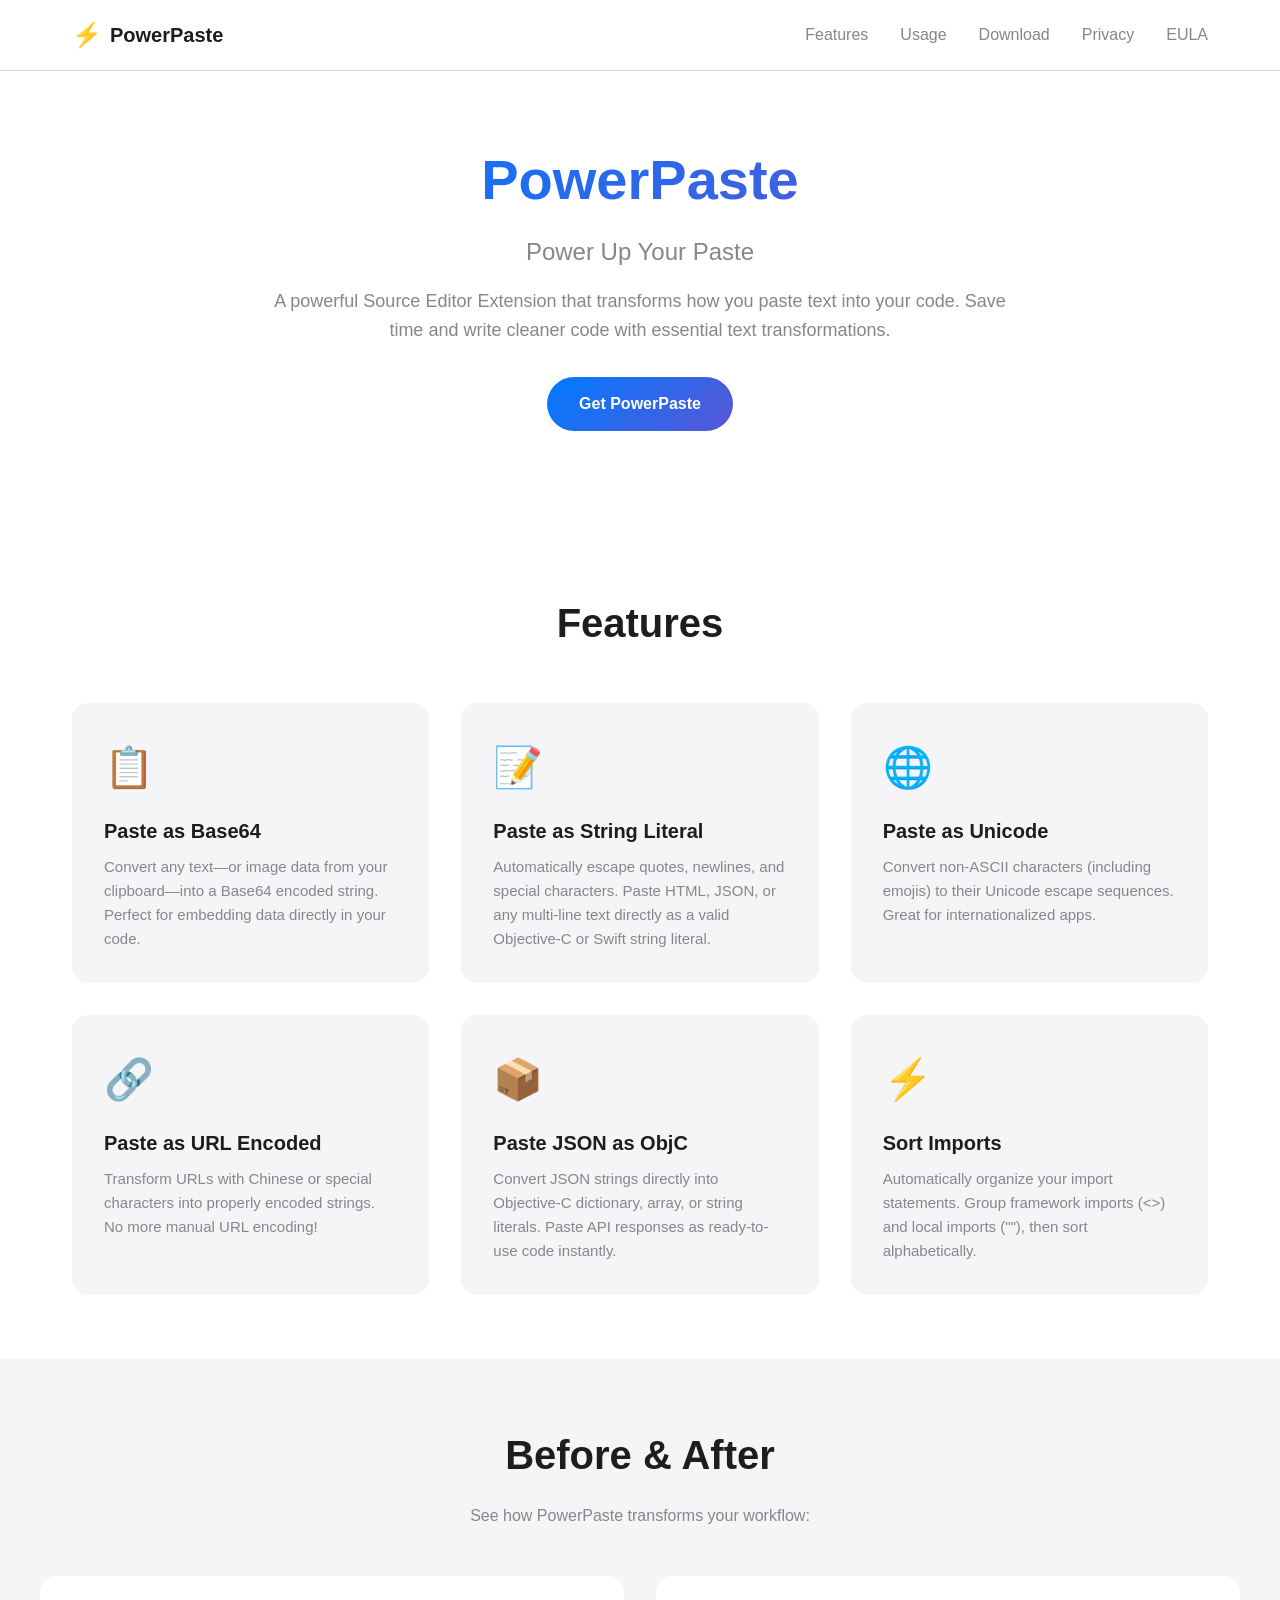
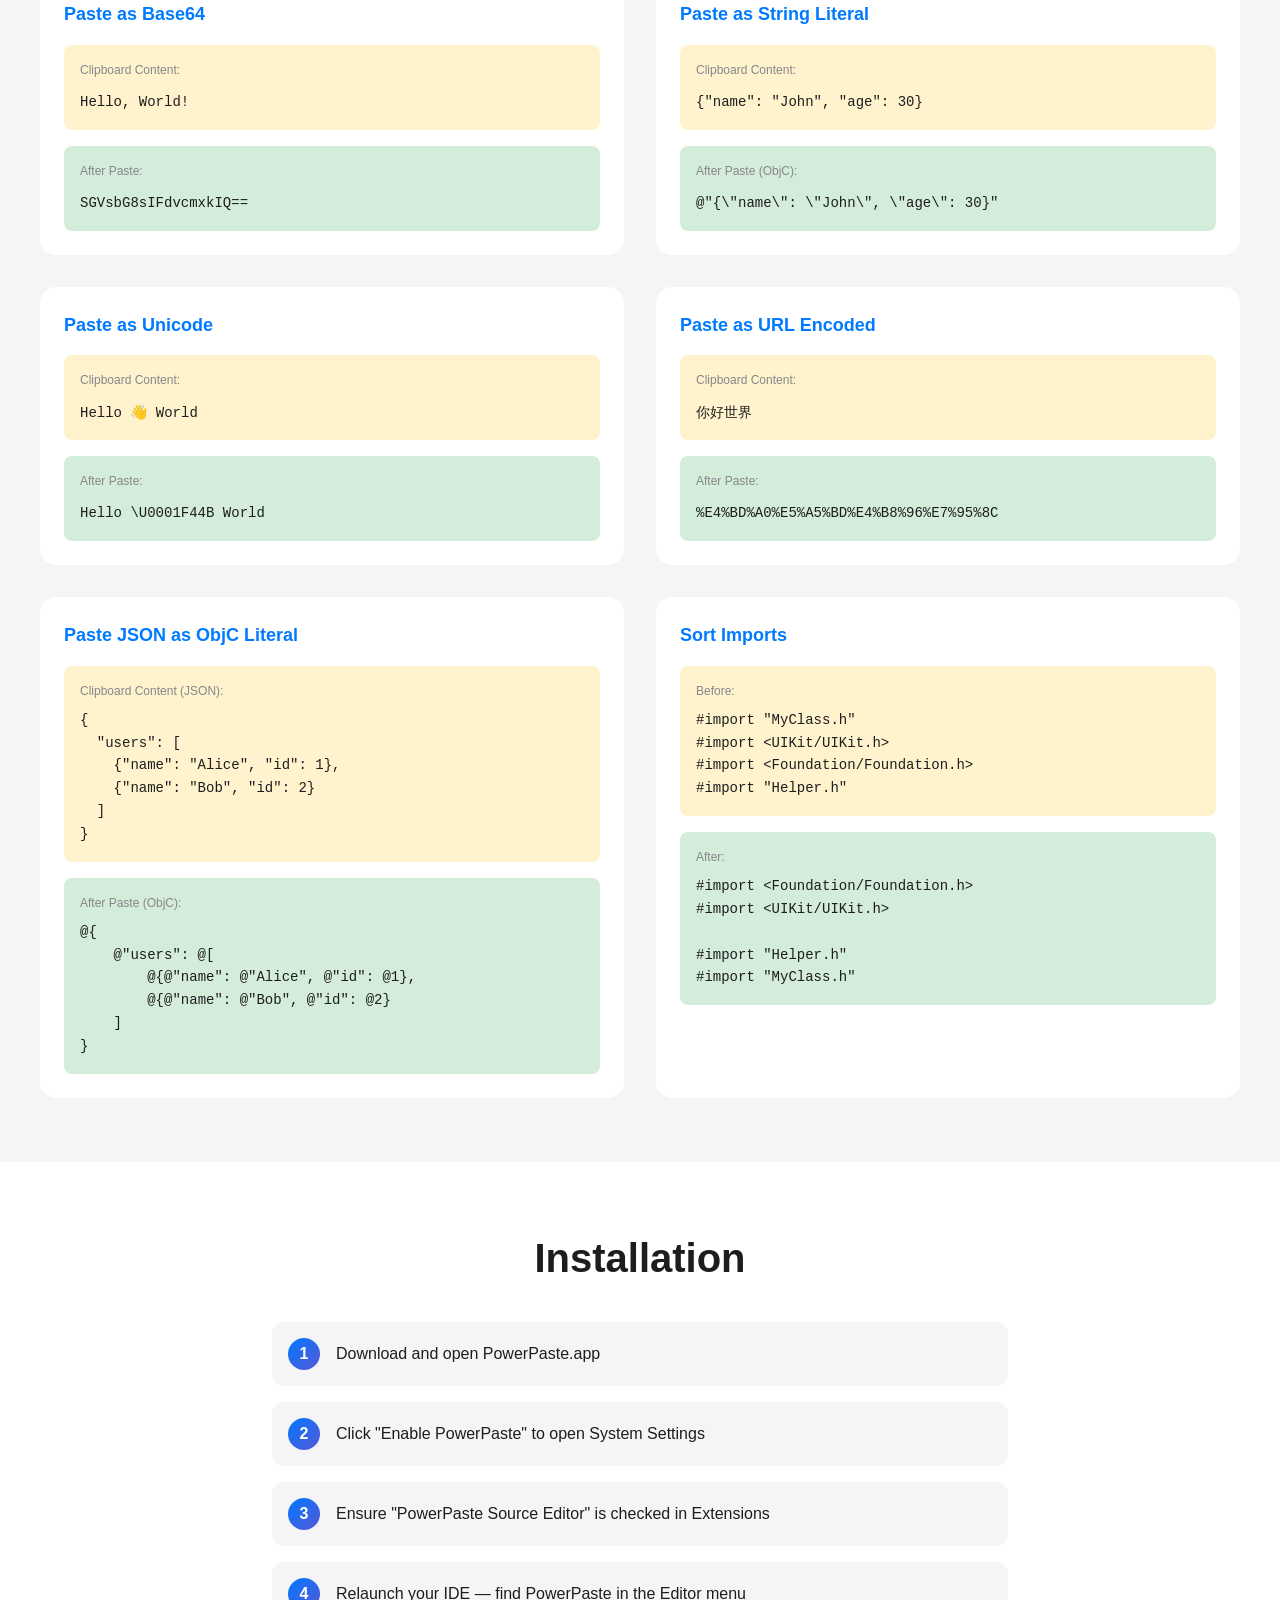
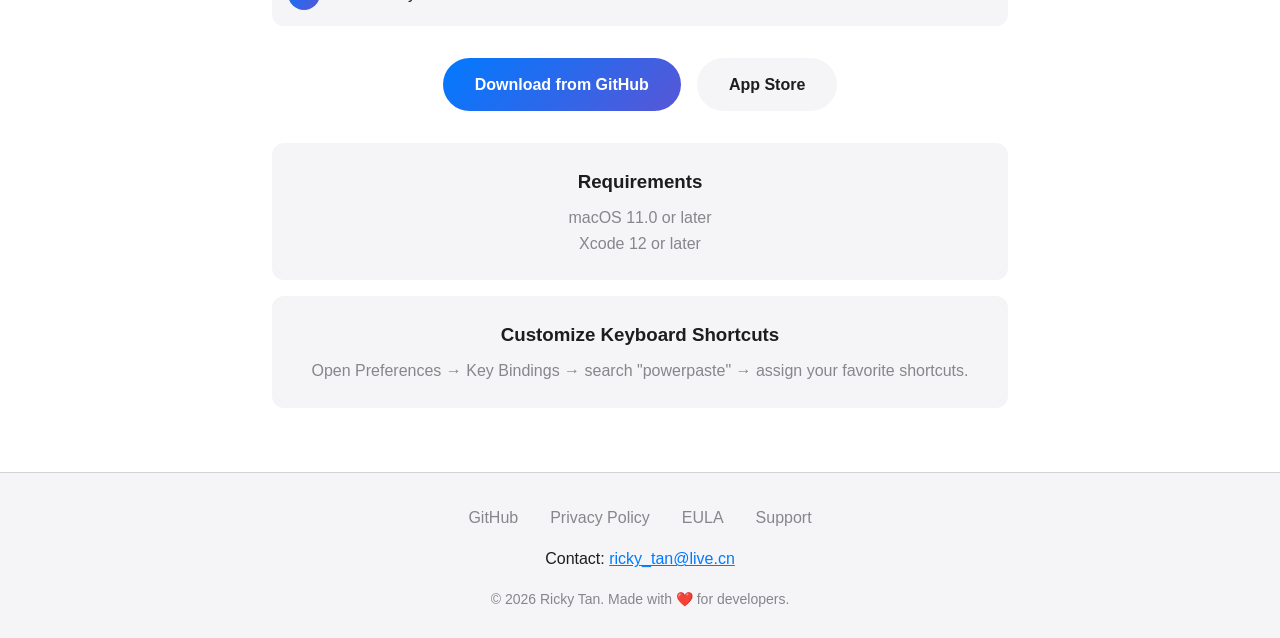
<file: index.html>
<!DOCTYPE html>
<html lang="en">
<head>
    <meta charset="UTF-8">
    <meta name="viewport" content="width=device-width, initial-scale=1.0">

    <!-- SEO Meta Tags -->
    <title>PowerPaste - Power Up Your Paste | Text Transformation Extension</title>
    <meta name="description" content="PowerPaste is a powerful Source Editor Extension that transforms how you paste text. Convert to Base64, Unicode, URL encoded, JSON to ObjC literals, and sort imports automatically.">
    <meta name="keywords" content="Source Editor extension, paste, Base64, Unicode, URL encode, JSON, Objective-C, Swift, macOS, developer tools, text transformation, import sorting">
    <meta name="author" content="Ricky Tan">
    <meta name="robots" content="index, follow">
    <link rel="canonical" href="https://pasteext.github.io/">

    <!-- Open Graph Meta Tags -->
    <meta property="og:title" content="PowerPaste - Power Up Your Paste">
    <meta property="og:description" content="A powerful Source Editor Extension for text transformations. Convert to Base64, Unicode, URL encoded, JSON to ObjC, and sort imports.">
    <meta property="og:type" content="website">
    <meta property="og:url" content="https://pasteext.github.io/">
    <meta property="og:site_name" content="PowerPaste">
    <meta property="og:locale" content="en_US">

    <!-- Twitter Card Meta Tags -->
    <meta name="twitter:card" content="summary_large_image">
    <meta name="twitter:title" content="PowerPaste - Power Up Your Paste">
    <meta name="twitter:description" content="A powerful Source Editor Extension for text transformations. Base64, Unicode, URL encoding, JSON to ObjC, import sorting.">
    <meta name="twitter:creator" content="@rickytan">

    <!-- Structured Data (JSON-LD) -->
    <script type="application/ld+json">
    {
        "@context": "https://schema.org",
        "@type": "SoftwareApplication",
        "name": "PowerPaste",
        "description": "A powerful Source Editor Extension that transforms how you paste text into your code. Features include Base64 encoding, Unicode conversion, URL encoding, JSON to Objective-C literals, and import statement sorting.",
        "applicationCategory": "DeveloperApplication",
        "operatingSystem": "macOS 11.0 or later",
        "offers": {
            "@type": "Offer",
            "price": "0.99",
            "priceCurrency": "USD"
        },
        "author": {
            "@type": "Person",
            "name": "Ricky Tan"
        },
        "url": "https://pasteext.github.io/",
        "downloadUrl": "https://apps.apple.com/us/app/powerpaste/id6762038796",
        "softwareVersion": "6.0"
    }
    </script>

    <link rel="stylesheet" href="style.css">
    <link rel="icon" href="favicon.ico" type="image/x-icon">
</head>
<body>
    <header>
        <nav>
            <div class="logo">
                <span class="logo-icon">⚡</span>
                <span class="logo-text">PowerPaste</span>
            </div>
            <ul class="nav-links">
                <li><a href="#features">Features</a></li>
                <li><a href="#usage">Usage</a></li>
                <li><a href="#download">Download</a></li>
                <li><a href="privacy.html">Privacy</a></li>
                <li><a href="https://www.apple.com/legal/internet-services/itunes/dev/stdeula/">EULA</a></li>
            </ul>
        </nav>
    </header>

    <main>
        <!-- Hero Section -->
        <section class="hero">
            <h1>PowerPaste</h1>
            <p class="tagline">Power Up Your Paste</p>
            <p class="description">A powerful Source Editor Extension that transforms how you paste text into your code. Save time and write cleaner code with essential text transformations.</p>
            <a href="#download" class="btn-primary">Get PowerPaste</a>
        </section>

        <!-- Features Section -->
        <section id="features" class="features">
            <h2>Features</h2>
            <div class="feature-grid">
                <div class="feature-card">
                    <div class="feature-icon">📋</div>
                    <h3>Paste as Base64</h3>
                    <p>Convert any text—or image data from your clipboard—into a Base64 encoded string. Perfect for embedding data directly in your code.</p>
                </div>
                <div class="feature-card">
                    <div class="feature-icon">📝</div>
                    <h3>Paste as String Literal</h3>
                    <p>Automatically escape quotes, newlines, and special characters. Paste HTML, JSON, or any multi-line text directly as a valid Objective-C or Swift string literal.</p>
                </div>
                <div class="feature-card">
                    <div class="feature-icon">🌐</div>
                    <h3>Paste as Unicode</h3>
                    <p>Convert non-ASCII characters (including emojis) to their Unicode escape sequences. Great for internationalized apps.</p>
                </div>
                <div class="feature-card">
                    <div class="feature-icon">🔗</div>
                    <h3>Paste as URL Encoded</h3>
                    <p>Transform URLs with Chinese or special characters into properly encoded strings. No more manual URL encoding!</p>
                </div>
                <div class="feature-card">
                    <div class="feature-icon">📦</div>
                    <h3>Paste JSON as ObjC</h3>
                    <p>Convert JSON strings directly into Objective-C dictionary, array, or string literals. Paste API responses as ready-to-use code instantly.</p>
                </div>
                <div class="feature-card">
                    <div class="feature-icon">⚡</div>
                    <h3>Sort Imports</h3>
                    <p>Automatically organize your import statements. Group framework imports (<>) and local imports (""), then sort alphabetically.</p>
                </div>
            </div>
        </section>

        <!-- Usage Examples Section -->
        <section id="usage" class="usage">
            <h2>Before & After</h2>
            <p class="usage-intro">See how PowerPaste transforms your workflow:</p>

            <div class="example-grid">
                <!-- Base64 Example -->
                <div class="example">
                    <h3>Paste as Base64</h3>
                    <div class="code-block">
                        <div class="before">
                            <h4>Clipboard Content:</h4>
                            <code>Hello, World!</code>
                        </div>
                        <div class="after">
                            <h4>After Paste:</h4>
                            <code>SGVsbG8sIFdvcmxkIQ==</code>
                        </div>
                    </div>
                </div>

                <!-- String Literal Example -->
                <div class="example">
                    <h3>Paste as String Literal</h3>
                    <div class="code-block">
                        <div class="before">
                            <h4>Clipboard Content:</h4>
                            <code>{"name": "John", "age": 30}</code>
                        </div>
                        <div class="after">
                            <h4>After Paste (ObjC):</h4>
                            <code>@"{\"name\": \"John\", \"age\": 30}"</code>
                        </div>
                    </div>
                </div>

                <!-- Unicode Example -->
                <div class="example">
                    <h3>Paste as Unicode</h3>
                    <div class="code-block">
                        <div class="before">
                            <h4>Clipboard Content:</h4>
                            <code>Hello 👋 World</code>
                        </div>
                        <div class="after">
                            <h4>After Paste:</h4>
                            <code>Hello \U0001F44B World</code>
                        </div>
                    </div>
                </div>

                <!-- URL Encoded Example -->
                <div class="example">
                    <h3>Paste as URL Encoded</h3>
                    <div class="code-block">
                        <div class="before">
                            <h4>Clipboard Content:</h4>
                            <code>你好世界</code>
                        </div>
                        <div class="after">
                            <h4>After Paste:</h4>
                            <code>%E4%BD%A0%E5%A5%BD%E4%B8%96%E7%95%8C</code>
                        </div>
                    </div>
                </div>

                <!-- JSON to ObjC Example -->
                <div class="example">
                    <h3>Paste JSON as ObjC Literal</h3>
                    <div class="code-block">
                        <div class="before">
                            <h4>Clipboard Content (JSON):</h4>
                            <pre><code>{
  "users": [
    {"name": "Alice", "id": 1},
    {"name": "Bob", "id": 2}
  ]
}</code></pre>
                        </div>
                        <div class="after">
                            <h4>After Paste (ObjC):</h4>
                            <pre><code>@{
    @"users": @[
        @{@"name": @"Alice", @"id": @1},
        @{@"name": @"Bob", @"id": @2}
    ]
}</code></pre>
                        </div>
                    </div>
                </div>

                <!-- Sort Imports Example -->
                <div class="example">
                    <h3>Sort Imports</h3>
                    <div class="code-block">
                        <div class="before">
                            <h4>Before:</h4>
                            <pre><code>#import "MyClass.h"
#import &lt;UIKit/UIKit.h&gt;
#import &lt;Foundation/Foundation.h&gt;
#import "Helper.h"</code></pre>
                        </div>
                        <div class="after">
                            <h4>After:</h4>
                            <pre><code>#import &lt;Foundation/Foundation.h&gt;
#import &lt;UIKit/UIKit.h&gt;

#import "Helper.h"
#import "MyClass.h"</code></pre>
                        </div>
                    </div>
                </div>
            </div>
        </section>

        <!-- Installation Section -->
        <section id="download" class="download">
            <h2>Installation</h2>
            <div class="install-steps">
                <div class="step">
                    <span class="step-number">1</span>
                    <p>Download and open PowerPaste.app</p>
                </div>
                <div class="step">
                    <span class="step-number">2</span>
                    <p>Click "Enable PowerPaste" to open System Settings</p>
                </div>
                <div class="step">
                    <span class="step-number">3</span>
                    <p>Ensure "PowerPaste Source Editor" is checked in Extensions</p>
                </div>
                <div class="step">
                    <span class="step-number">4</span>
                    <p>Relaunch your IDE — find PowerPaste in the Editor menu</p>
                </div>
            </div>
            <div class="download-buttons">
                <a href="https://github.com/rickytan/XPaste/releases" class="btn-primary">Download from GitHub</a>
                <a href="https://apps.apple.com/us/app/powerpaste/id6762038796" class="btn-secondary">App Store</a>
            </div>
            <div class="requirements">
                <h3>Requirements</h3>
                <ul>
                    <li>macOS 11.0 or later</li>
                    <li>Xcode 12 or later</li>
                </ul>
            </div>
            <div class="shortcuts">
                <h3>Customize Keyboard Shortcuts</h3>
                <p>Open Preferences → Key Bindings → search "powerpaste" → assign your favorite shortcuts.</p>
            </div>
        </section>
    </main>

    <footer>
        <div class="footer-content">
            <div class="footer-links">
                <a href="https://github.com/rickytan/XPaste">GitHub</a>
                <a href="privacy.html">Privacy Policy</a>
                <a href="https://www.apple.com/legal/internet-services/itunes/dev/stdeula/">EULA</a>
                <a href="https://github.com/rickytan/XPaste/issues">Support</a>
            </div>
            <div class="footer-contact">
                <p>Contact: <a href="mailto:ricky_tan@live.cn">ricky_tan@live.cn</a></p>
            </div>
            <div class="footer-copyright">
                <p>&copy; 2026 Ricky Tan. Made with ❤️ for developers.</p>
            </div>
        </div>
    </footer>
</body>
</html>
</file>
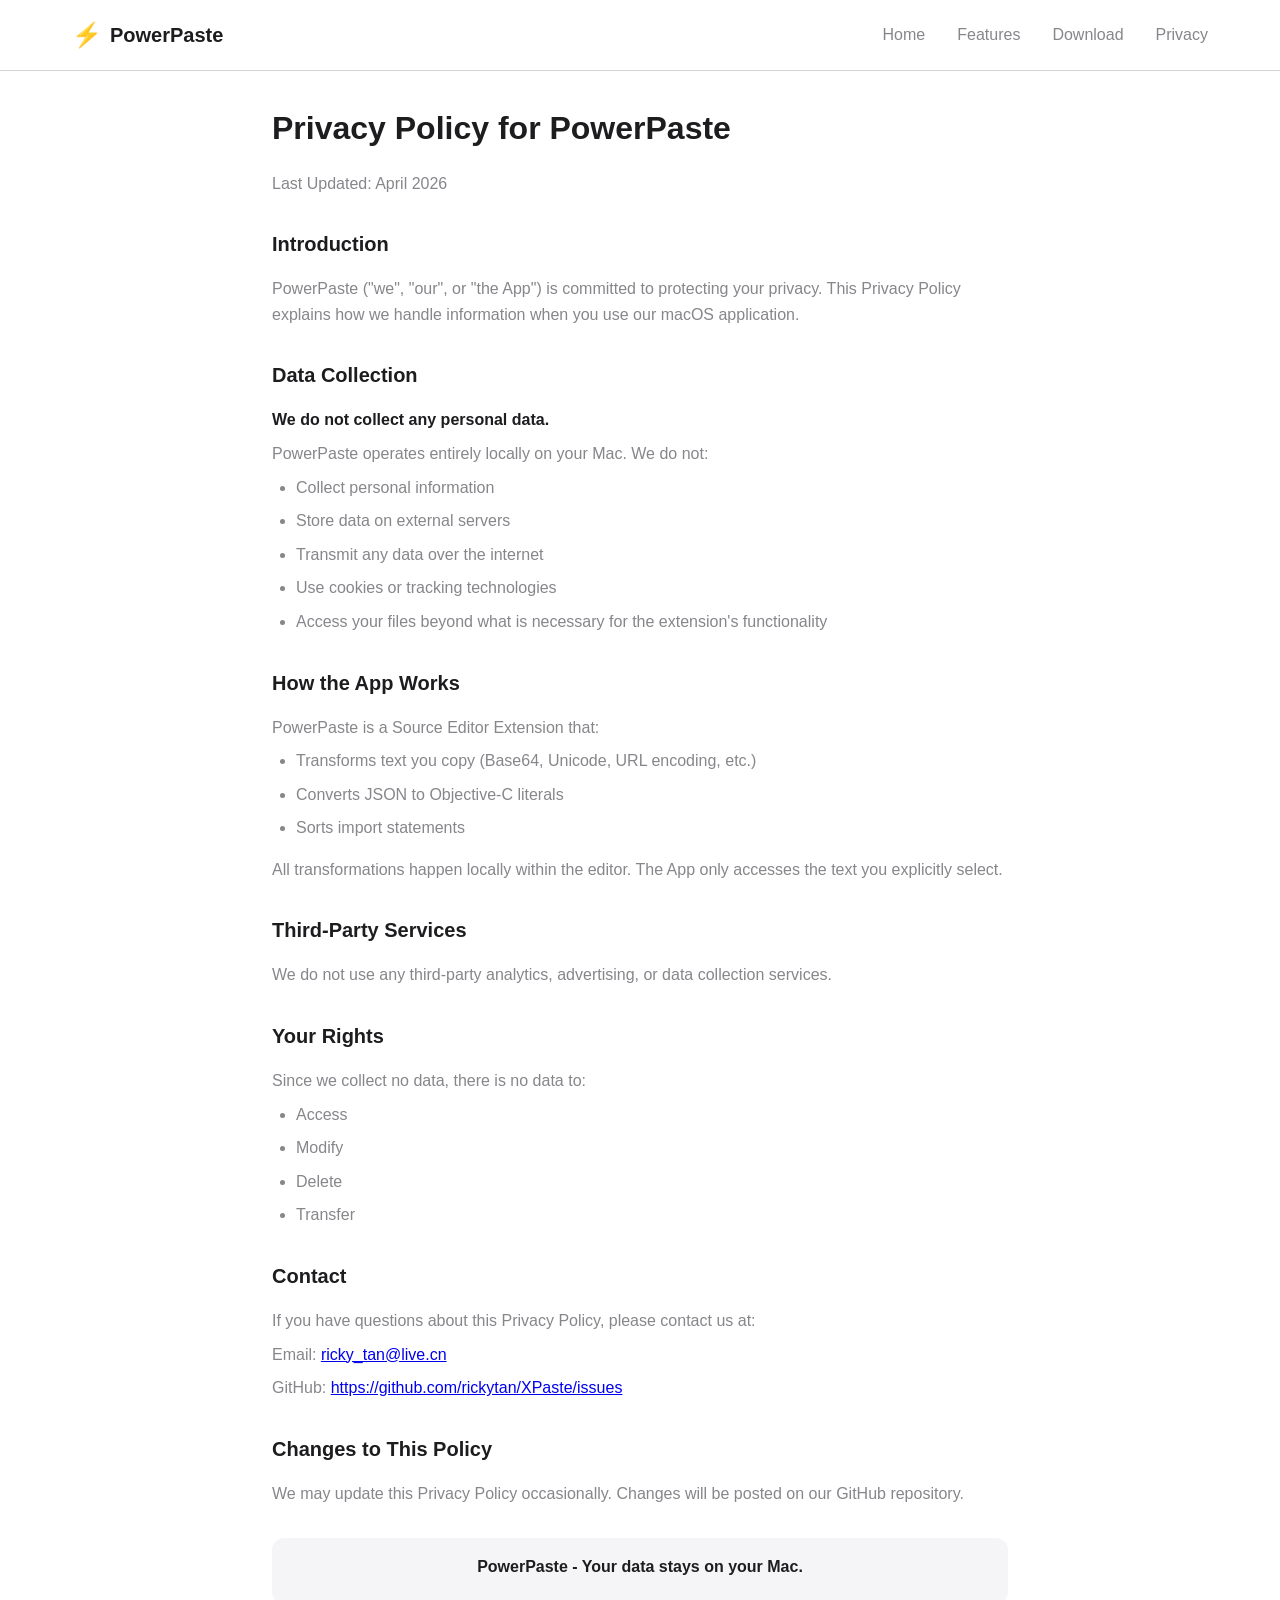
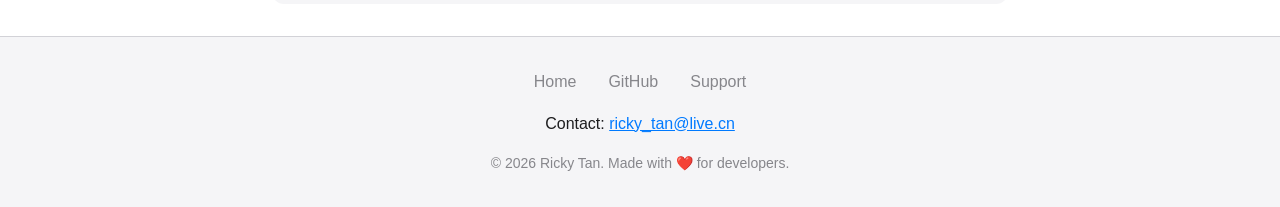
<file: privacy.html>
<!DOCTYPE html>
<html lang="en">
<head>
    <meta charset="UTF-8">
    <meta name="viewport" content="width=device-width, initial-scale=1.0">
    <meta name="description" content="Privacy Policy for PowerPaste - We do not collect any personal data.">
    <title>Privacy Policy - PowerPaste</title>
    <link rel="stylesheet" href="style.css">
    <link rel="icon" href="favicon.ico" type="image/x-icon">
</head>
<body>
    <header>
        <nav>
            <div class="logo">
                <span class="logo-icon">⚡</span>
                <span class="logo-text">PowerPaste</span>
            </div>
            <ul class="nav-links">
                <li><a href="index.html">Home</a></li>
                <li><a href="index.html#features">Features</a></li>
                <li><a href="index.html#download">Download</a></li>
                <li><a href="privacy.html">Privacy</a></li>
            </ul>
        </nav>
    </header>

    <main class="privacy-page">
        <h1>Privacy Policy for PowerPaste</h1>
        <p class="last-updated">Last Updated: April 2026</p>

        <section>
            <h2>Introduction</h2>
            <p>PowerPaste ("we", "our", or "the App") is committed to protecting your privacy. This Privacy Policy explains how we handle information when you use our macOS application.</p>
        </section>

        <section>
            <h2>Data Collection</h2>
            <p class="highlight">We do not collect any personal data.</p>
            <p>PowerPaste operates entirely locally on your Mac. We do not:</p>
            <ul>
                <li>Collect personal information</li>
                <li>Store data on external servers</li>
                <li>Transmit any data over the internet</li>
                <li>Use cookies or tracking technologies</li>
                <li>Access your files beyond what is necessary for the extension's functionality</li>
            </ul>
        </section>

        <section>
            <h2>How the App Works</h2>
            <p>PowerPaste is a Source Editor Extension that:</p>
            <ul>
                <li>Transforms text you copy (Base64, Unicode, URL encoding, etc.)</li>
                <li>Converts JSON to Objective-C literals</li>
                <li>Sorts import statements</li>
            </ul>
            <p>All transformations happen locally within the editor. The App only accesses the text you explicitly select.</p>
        </section>

        <section>
            <h2>Third-Party Services</h2>
            <p>We do not use any third-party analytics, advertising, or data collection services.</p>
        </section>

        <section>
            <h2>Your Rights</h2>
            <p>Since we collect no data, there is no data to:</p>
            <ul>
                <li>Access</li>
                <li>Modify</li>
                <li>Delete</li>
                <li>Transfer</li>
            </ul>
        </section>

        <section>
            <h2>Contact</h2>
            <p>If you have questions about this Privacy Policy, please contact us at:</p>
            <p>Email: <a href="mailto:ricky_tan@live.cn">ricky_tan@live.cn</a></p>
            <p>GitHub: <a href="https://github.com/rickytan/XPaste/issues">https://github.com/rickytan/XPaste/issues</a></p>
        </section>

        <section>
            <h2>Changes to This Policy</h2>
            <p>We may update this Privacy Policy occasionally. Changes will be posted on our GitHub repository.</p>
        </section>

        <div class="highlight-box" style="background: var(--code-bg); padding: 1rem; border-radius: 12px; margin-top: 2rem; text-align: center;">
            <p class="highlight">PowerPaste - Your data stays on your Mac.</p>
        </div>
    </main>

    <footer>
        <div class="footer-content">
            <div class="footer-links">
                <a href="index.html">Home</a>
                <a href="https://github.com/rickytan/XPaste">GitHub</a>
                <a href="https://github.com/rickytan/XPaste/issues">Support</a>
            </div>
            <div class="footer-contact">
                <p>Contact: <a href="mailto:ricky_tan@live.cn">ricky_tan@live.cn</a></p>
            </div>
            <div class="footer-copyright">
                <p>&copy; 2026 Ricky Tan. Made with ❤️ for developers.</p>
            </div>
        </div>
    </footer>
</body>
</html>
</file>
<file: style.css>
/* Base Styles */
* {
    margin: 0;
    padding: 0;
    box-sizing: border-box;
}

:root {
    --primary-color: #007AFF;
    --secondary-color: #5856D6;
    --background: #ffffff;
    --text-primary: #1d1d1f;
    --text-secondary: #86868b;
    --code-bg: #f5f5f7;
    --border-color: #d2d2d7;
    --gradient-start: #007AFF;
    --gradient-end: #5856D6;
}

body {
    font-family: -apple-system, BlinkMacSystemFont, 'Segoe UI', Roboto, Oxygen, Ubuntu, sans-serif;
    line-height: 1.6;
    color: var(--text-primary);
    background: var(--background);
}

/* Header & Navigation */
header {
    position: sticky;
    top: 0;
    background: rgba(255, 255, 255, 0.95);
    backdrop-filter: blur(10px);
    -webkit-backdrop-filter: blur(10px);
    border-bottom: 1px solid var(--border-color);
    z-index: 100;
}

nav {
    display: flex;
    justify-content: space-between;
    align-items: center;
    padding: 1rem 2rem;
    max-width: 1200px;
    margin: 0 auto;
}

.logo {
    display: flex;
    align-items: center;
    gap: 0.5rem;
}

.logo-icon {
    font-size: 1.5rem;
}

.logo-text {
    font-size: 1.25rem;
    font-weight: 600;
    color: var(--text-primary);
}

.nav-links {
    display: flex;
    list-style: none;
    gap: 2rem;
}

.nav-links a {
    text-decoration: none;
    color: var(--text-secondary);
    font-weight: 500;
    transition: color 0.2s;
}

.nav-links a:hover {
    color: var(--primary-color);
}

/* Hero Section */
.hero {
    text-align: center;
    padding: 4rem 2rem 6rem;
    max-width: 800px;
    margin: 0 auto;
}

.hero h1 {
    font-size: 3.5rem;
    font-weight: 700;
    margin-bottom: 0.5rem;
    background: linear-gradient(135deg, var(--gradient-start), var(--gradient-end));
    -webkit-background-clip: text;
    -webkit-text-fill-color: transparent;
    background-clip: text;
}

.hero .tagline {
    font-size: 1.5rem;
    color: var(--text-secondary);
    font-weight: 500;
    margin-bottom: 1rem;
}

.hero .description {
    font-size: 1.125rem;
    color: var(--text-secondary);
    margin-bottom: 2rem;
}

/* Buttons */
.btn-primary {
    display: inline-block;
    padding: 0.875rem 2rem;
    background: linear-gradient(135deg, var(--gradient-start), var(--gradient-end));
    color: white;
    text-decoration: none;
    font-weight: 600;
    border-radius: 980px;
    transition: transform 0.2s, box-shadow 0.2s;
}

.btn-primary:hover {
    transform: translateY(-2px);
    box-shadow: 0 4px 12px rgba(0, 122, 255, 0.3);
}

.btn-secondary {
    display: inline-block;
    padding: 0.875rem 2rem;
    background: var(--code-bg);
    color: var(--text-primary);
    text-decoration: none;
    font-weight: 600;
    border-radius: 980px;
    transition: background 0.2s;
}

.btn-secondary:hover {
    background: #e8e8ed;
}

/* Features Section */
.features {
    padding: 4rem 2rem;
    max-width: 1200px;
    margin: 0 auto;
}

.features h2 {
    text-align: center;
    font-size: 2.5rem;
    margin-bottom: 3rem;
}

.feature-grid {
    display: grid;
    grid-template-columns: repeat(auto-fit, minmax(300px, 1fr));
    gap: 2rem;
}

.feature-card {
    padding: 2rem;
    background: var(--code-bg);
    border-radius: 16px;
    transition: transform 0.2s;
}

.feature-card:hover {
    transform: translateY(-4px);
}

.feature-icon {
    font-size: 2.5rem;
    margin-bottom: 1rem;
}

.feature-card h3 {
    font-size: 1.25rem;
    margin-bottom: 0.5rem;
}

.feature-card p {
    color: var(--text-secondary);
    font-size: 0.9375rem;
}

/* Usage Examples Section */
.usage {
    padding: 4rem 2rem;
    background: var(--code-bg);
}

.usage h2 {
    text-align: center;
    font-size: 2.5rem;
    margin-bottom: 1rem;
}

.usage-intro {
    text-align: center;
    color: var(--text-secondary);
    margin-bottom: 3rem;
    max-width: 800px;
    margin-left: auto;
    margin-right: auto;
}

.example-grid {
    display: grid;
    grid-template-columns: repeat(auto-fit, minmax(450px, 1fr));
    gap: 2rem;
    max-width: 1200px;
    margin: 0 auto;
}

.example {
    background: white;
    border-radius: 16px;
    padding: 1.5rem;
}

.example h3 {
    font-size: 1.125rem;
    margin-bottom: 1rem;
    color: var(--primary-color);
}

.code-block {
    display: grid;
    gap: 1rem;
}

.before, .after {
    padding: 1rem;
    border-radius: 8px;
}

.before {
    background: #fff3cd;
}

.after {
    background: #d4edda;
}

.before h4, .after h4 {
    font-size: 0.75rem;
    color: var(--text-secondary);
    margin-bottom: 0.5rem;
    font-weight: 500;
}

.code-block code, .code-block pre code {
    font-family: 'SF Mono', Menlo, Monaco, 'Courier New', monospace;
    font-size: 0.875rem;
    color: var(--text-primary);
    white-space: pre-wrap;
    word-break: break-all;
}

.code-block pre {
    margin: 0;
    overflow-x: auto;
}

/* Download Section */
.download {
    padding: 4rem 2rem;
    text-align: center;
    max-width: 800px;
    margin: 0 auto;
}

.download h2 {
    font-size: 2.5rem;
    margin-bottom: 2rem;
}

.install-steps {
    display: grid;
    gap: 1rem;
    margin-bottom: 2rem;
}

.step {
    display: flex;
    align-items: center;
    gap: 1rem;
    padding: 1rem;
    background: var(--code-bg);
    border-radius: 12px;
}

.step-number {
    width: 2rem;
    height: 2rem;
    background: linear-gradient(135deg, var(--gradient-start), var(--gradient-end));
    color: white;
    border-radius: 50%;
    display: flex;
    align-items: center;
    justify-content: center;
    font-weight: 600;
}

.download-buttons {
    display: flex;
    gap: 1rem;
    justify-content: center;
    margin-bottom: 2rem;
}

.requirements, .shortcuts {
    padding: 1.5rem;
    background: var(--code-bg);
    border-radius: 12px;
    margin-top: 1rem;
}

.requirements h3, .shortcuts h3 {
    margin-bottom: 0.5rem;
}

.requirements ul {
    list-style: none;
    color: var(--text-secondary);
}

.shortcuts p {
    color: var(--text-secondary);
}

/* Footer */
footer {
    background: var(--code-bg);
    padding: 2rem;
    border-top: 1px solid var(--border-color);
}

.footer-content {
    max-width: 1200px;
    margin: 0 auto;
    display: flex;
    flex-direction: column;
    align-items: center;
    gap: 1rem;
}

.footer-links {
    display: flex;
    gap: 2rem;
}

.footer-links a {
    text-decoration: none;
    color: var(--text-secondary);
    font-weight: 500;
    transition: color 0.2s;
}

.footer-links a:hover {
    color: var(--primary-color);
}

.footer-contact a {
    color: var(--primary-color);
}

.footer-copyright {
    color: var(--text-secondary);
    font-size: 0.875rem;
}

/* Responsive */
@media (max-width: 768px) {
    nav {
        padding: 1rem;
    }

    .nav-links {
        gap: 1rem;
    }

    .hero h1 {
        font-size: 2.5rem;
    }

    .hero .tagline {
        font-size: 1.25rem;
    }

    .example-grid {
        grid-template-columns: 1fr;
    }

    .download-buttons {
        flex-direction: column;
    }
}

/* Privacy Page Specific */
.privacy-page {
    max-width: 800px;
    margin: 0 auto;
    padding: 2rem;
}

.privacy-page h1 {
    font-size: 2rem;
    margin-bottom: 1rem;
}

.privacy-page .last-updated {
    color: var(--text-secondary);
    margin-bottom: 2rem;
}

.privacy-page h2 {
    font-size: 1.25rem;
    margin-top: 2rem;
    margin-bottom: 1rem;
    color: var(--text-primary);
}

.privacy-page p, .privacy-page li {
    color: var(--text-secondary);
    margin-bottom: 0.5rem;
}

.privacy-page ul {
    list-style: disc;
    padding-left: 1.5rem;
    margin-bottom: 1rem;
}

.privacy-page .highlight {
    font-weight: 600;
    color: var(--text-primary);
}
</file>
